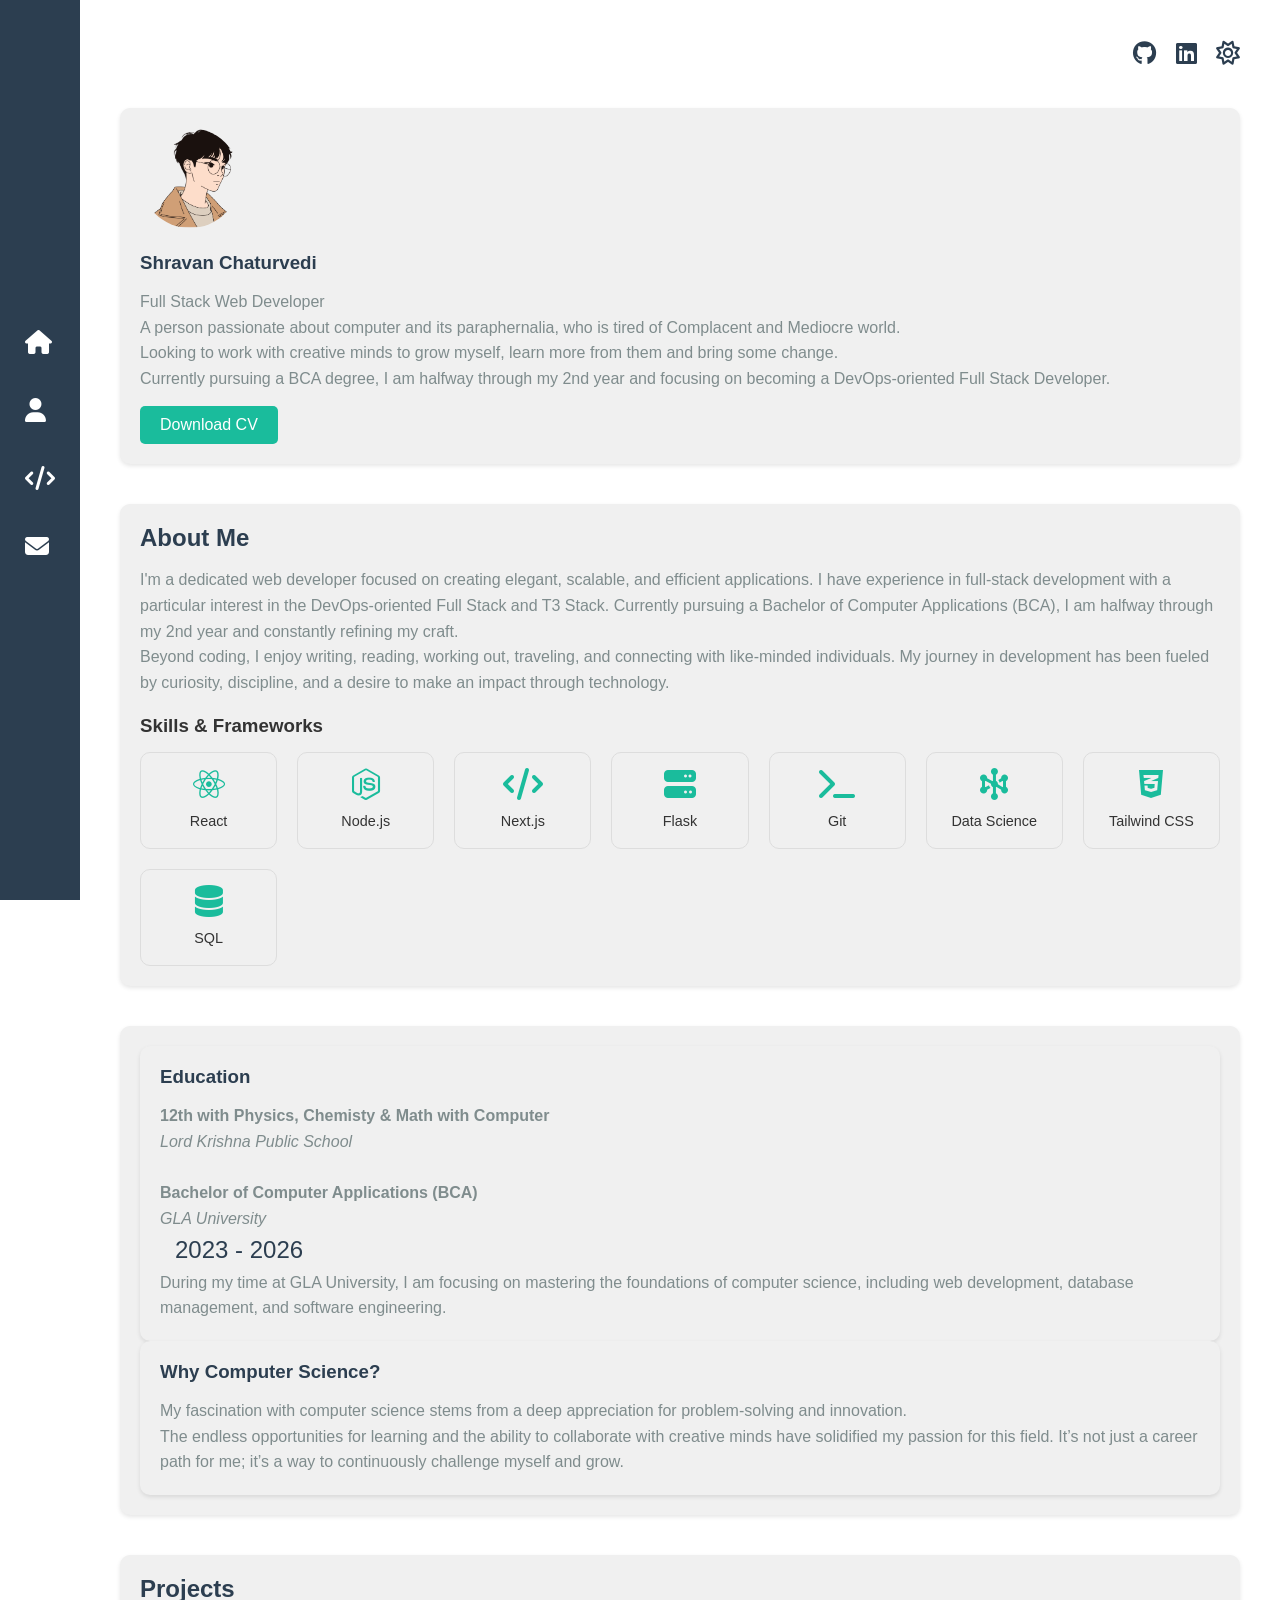
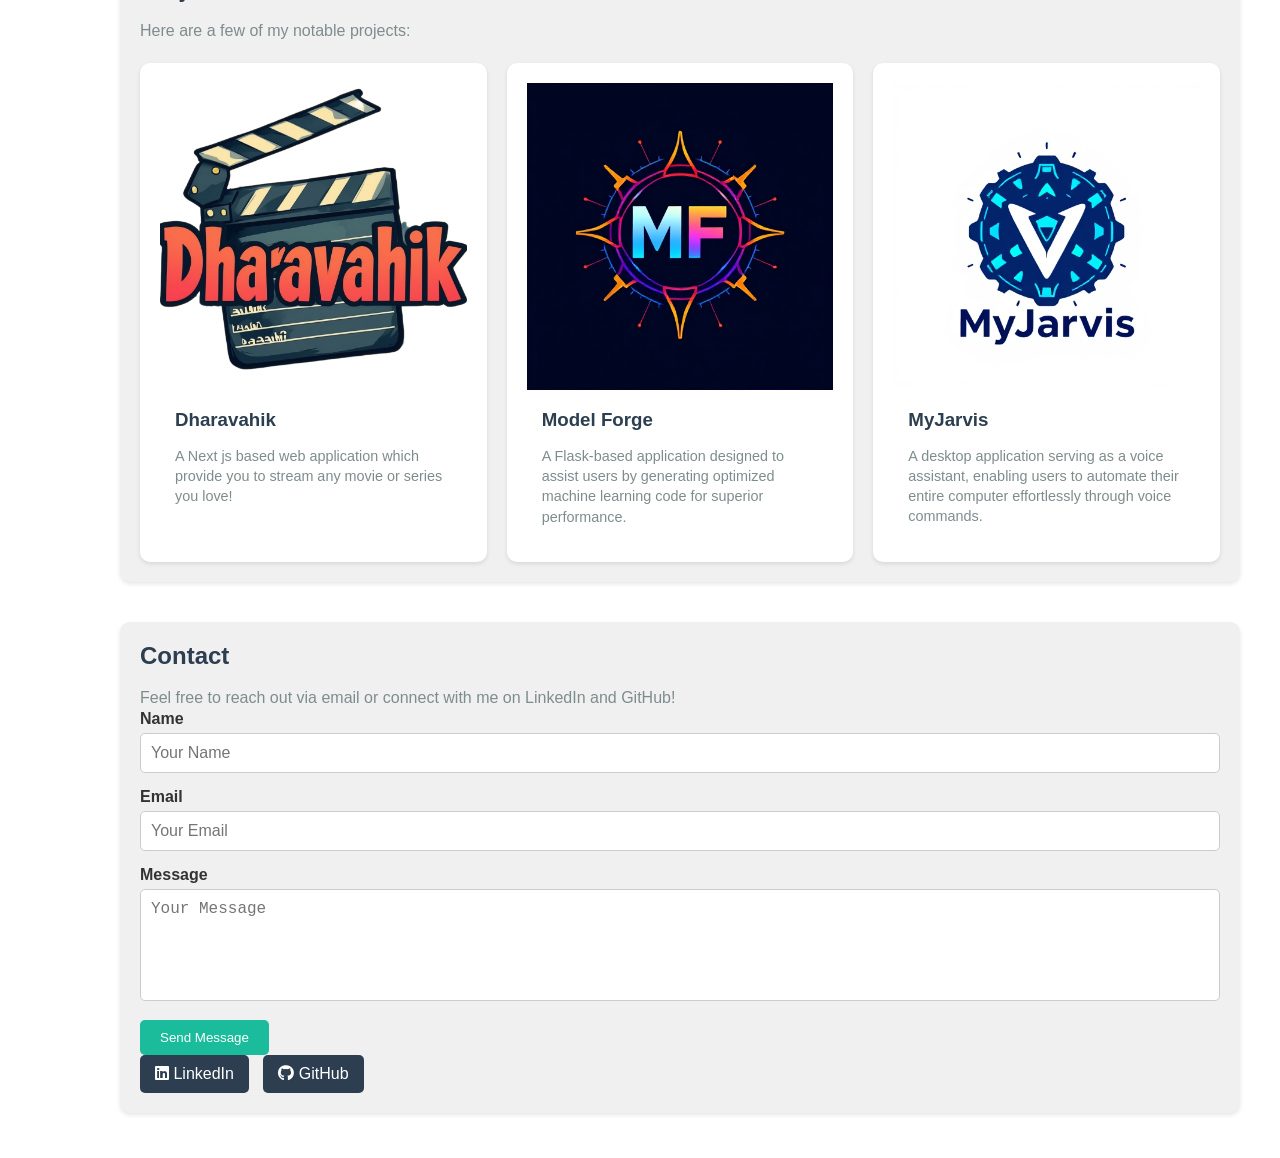
<file: index.html>
<!DOCTYPE html>
<html lang="en">

<head>
    <meta charset="UTF-8">
    <meta name="viewport" content="width=device-width, initial-scale=1.0">
    <title>Shravan Chaturvedi - Portfolio</title>
    <link rel="stylesheet" href="style.css">
    <link rel="stylesheet" href="https://cdnjs.cloudflare.com/ajax/libs/font-awesome/6.7.2/css/all.min.css"
        integrity="sha512-Evv84Mr4kqVGRNSgIGL/F/aIDqQb7xQ2vcrdIwxfjThSH8CSR7PBEakCr51Ck+w+/U6swU2Im1vVX0SVk9ABhg=="
        crossorigin="anonymous" referrerpolicy="no-referrer" />
</head>

<body>
    <main>
        <!-- Side Panel -->
        <aside id="sidePanel">
            <nav>
                <ul>
                    <li><a href="#Home" aria-label="Home"><i class="fa-solid fa-house"></i></a></li>
                    <li><a href="#About" aria-label="About"><i class="fa-solid fa-user"></i></a></li>
                    <li><a href="#Projects" aria-label="Projects"><i class="fa-solid fa-code"></i></a></li>
                    <li><a href="#Contact" aria-label="Contact"><i class="fa-solid fa-envelope"></i></a></li>
                </ul>
            </nav>
        </aside>

        <!-- Main Content -->
        <section id="mainContent">
            <!-- Header with Social Links -->
            <header>
                <div class="social-links">
                    <a href="https://github.com/Shravanch19/" target="_blank" aria-label="GitHub"><i class="fa-brands fa-github"></i></a>
                    <a href="https://www.linkedin.com/in/skcOfficial" target="_blank" aria-label="LinkedIn"><i class="fa-brands fa-linkedin"></i></a>
                    <span id="theme-toggle"><i class="fa-regular fa-sun"></i></span>
                </div>
            </header>

            <!-- Home Section -->
            <section id="Home" class="content-section">
                <div class="intro">
                    <img src="/assets/avatar.png" alt="Shravan Chaturvedi" class="profile-img">
                    <h1>Shravan Chaturvedi</h1>
                    <p>Full Stack Web Developer</p>
                    <p>A person passionate about computer and its paraphernalia, who is tired of Complacent and Mediocre world.</p>
                    <p>Looking to work with creative minds to grow myself, learn more from them and bring some change.</p>
                    <p>Currently pursuing a BCA degree, I am halfway through my 2nd year and focusing on becoming a DevOps-oriented Full Stack Developer.</p>
                    <a href="/assets/cv.pdf" class="btn" download>Download CV</a>
                </div>
            </section>

            <!-- About Section -->
            <section id="About" class="content-section">
                <h2>About Me</h2>
                <p>
                    I'm a dedicated web developer focused on creating elegant, scalable, and efficient applications.
                    I have experience in full-stack development with a particular interest in the DevOps-oriented Full Stack and T3 Stack.
                    Currently pursuing a Bachelor of Computer Applications (BCA), I am halfway through my 2nd year and constantly refining my craft.
                </p>
                <p>
                    Beyond coding, I enjoy writing, reading, working out, traveling, and connecting with like-minded individuals.
                    My journey in development has been fueled by curiosity, discipline, and a desire to make an impact through technology.
                </p>

                <!-- Skills Section -->
                <div class="skills-section">
                    <h3>Skills & Frameworks</h3>
                    <div class="skills-grid">
                        <div class="skill"><i class="fa-brands fa-react"></i><p>React</p></div>
                        <div class="skill"><i class="fa-brands fa-node-js"></i><p>Node.js</p></div>
                        <div class="skill"><i class="fa-solid fa-code"></i><p>Next.js</p></div>
                        <div class="skill"><i class="fa-solid fa-server"></i><p>Flask</p></div>
                        <div class="skill"><i class="fa-solid fa-terminal"></i><p>Git</p></div>
                        <div class="skill"><i class="fa-solid fa-hexagon-nodes"></i><p>Data Science</p></div>
                        <div class="skill"><i class="fa-brands fa-css3-alt"></i><p>Tailwind CSS</p></div>
                        <div class="skill"><i class="fa-solid fa-database"></i><p>SQL</p></div>
                    </div>
                </div>

                <!-- Education Section -->
            </section>
            <section class="content-section">
                <div class="education-section">
                    <h3>Education</h3>
                    <p><strong>12th with Physics, Chemisty & Math with Computer</strong><br><em>Lord Krishna Public School</em><br><br></p>
                    <p><strong>Bachelor of Computer Applications (BCA)</strong><br><em>GLA University</em><br><span id="year">2023 - 2026</span></p>
                    <p>During my time at GLA University, I am focusing on mastering the foundations of computer science, including web development, database management, and software engineering.</p>
                </div>

                <!-- Why Computer Science Section -->
                <div class="why-cs-section">
                    <h3>Why Computer Science?</h3>
                    <p>My fascination with computer science stems from a deep appreciation for problem-solving and innovation.</p>
                    <p>The endless opportunities for learning and the ability to collaborate with creative minds have solidified my passion for this field. It’s not just a career path for me; it’s a way to continuously challenge myself and grow.</p>
                </div>
            </section>

            <!-- Projects Section -->
            <section id="Projects" class="content-section">
                <h2>Projects</h2>
                <p>Here are a few of my notable projects:</p>
                <div class="projects-grid">
                    <div class="project-card">
                        <a href="#">
                            <img src="assets/Dharavahik_logo.png" alt="Dharavahik_logo">
                            <h3 class="pro-h">Dharavahik</h3>
                            <p class="pro-p">A Next js based web application which provide you to stream any movie or series you love!</p>
                        </a>
                    </div>
                    <div class="project-card">
                        <a href="#">
                            <img src="/assets/MF_logo.jpeg" alt="Model Forge logo">
                            <h3 class="pro-h">Model Forge</h3>
                            <p class="pro-p">A Flask-based application designed to assist users by generating optimized machine learning code for superior performance.</p>
                        </a>
                    </div>
                    <div class="project-card">
                        <a href="#">
                            <img src="/assets/Jarvis_Logo.jpeg" alt="Jarvis_Logo">
                            <h3 class="pro-h">MyJarvis</h3>
                            <p class="pro-p">A desktop application serving as a voice assistant, enabling users to automate their entire computer effortlessly through voice commands.</p>
                        </a>
                    </div>
                </div>
            </section>

            <!-- Contact Section -->
            <section id="Contact" class="content-section">
                <h2>Contact</h2>
                <p>Feel free to reach out via email or connect with me on LinkedIn and GitHub!</p>

                <!-- Email Form -->
                <form class="contact-form" action="https://formsubmit.co/shravan190805@gmail.com" method="POST">
                    <label for="name">Name</label>
                    <input type="text" id="name" name="name" placeholder="Your Name" required>

                    <label for="email">Email</label>
                    <input type="email" id="email" name="email" placeholder="Your Email" required>

                    <label for="message">Message</label>
                    <textarea id="message" name="message" placeholder="Your Message" rows="5" required></textarea>

                    <button type="submit">Send Message</button>
                </form>

                <!-- Social Buttons -->
                <div class="social-buttons">
                    <a href="https://linkedin.com/in/shravan-chaturvedi-only" target="_blank" class="linkedin-btn">
                        <i class="fa-brands fa-linkedin"></i> LinkedIn
                    </a>
                    <a href="https://github.com/Shravanch19" target="_blank" class="github-btn">
                        <i class="fa-brands fa-github"></i> GitHub
                    </a>
                </div>
            </section>

        </section>
    </main>
    <script src="scripts.js"></script>
</body>

</html>
</file>
<file: style.css>
:root {
    --background: #ffffff;
    --secondary-background: #f0f0f0;
    --tertiary-background: #2c3e50;
    --primary-color: #2c3e50;
    --accent-color: #1abc9c;
    --text-color: #333333;
    --secondary-text-color: #7f8c8d;
    --btn-bg: #1abc9c;
    --btn-text: white;
}

body {
    background-color: var(--background);
    color: var(--text-color);
    display: flex;
    min-height: 100vh;
    font-family: 'Roboto', sans-serif;
}

body.dark-mode {
    background-color: #121212;
}

* {
    box-sizing: border-box;
    margin: 0;
    padding: 0;
}

#sidePanel {
    background-color: var(--tertiary-background);
    width: 80px;
    height: 100vh;
    display: flex;
    flex-direction: column;
    align-items: center;
    justify-content: center;
    position: fixed;
    top: 0;
    left: 0;
}

#sidePanel nav ul {
    list-style: none;
    display: flex;
    flex-direction: column;
    gap: 30px;
}

#sidePanel nav ul li a {
    color: white;
    font-size: 1.5rem;
    text-decoration: none;
    transition: color 0.3s;
}

#sidePanel nav ul li a:hover {
    color: var(--accent-color);
}

#mainContent {
    margin-left: 80px;
    width: calc(100% - 80px);
    padding: 40px;
    display: flex;
    flex-direction: column;
    gap: 40px;
}

header {
    display: flex;
    justify-content: flex-end;
}

.social-links a,
span {
    margin-left: 15px;
    font-size: 1.5rem;
    color: var(--primary-color);
    transition: color 0.3s;
}

.social-links a:hover,
span:hover {
    color: var(--accent-color);
}

.content-section,
.education-section,
.why-cs-section {
    padding: 20px;
    background: var(--secondary-background);
    border-radius: 10px;
    box-shadow: 0 2px 4px rgba(0, 0, 0, 0.1);
}

.project-card {
    padding: 20px;
    background: var(--background);
    border-radius: 10px;
    box-shadow: 0 2px 4px rgba(0, 0, 0, 0.1);
}

h1,
h2,
.education-section h3,
.why-cs-section h3 {
    margin-bottom: 15px;
    color: var(--primary-color);
}

p,
.education-section p,
.why-cs-section p {
    color: var(--secondary-text-color);
    line-height: 1.6;
}

.profile-img {
    width: 100px;
    height: 100px;
    border-radius: 50%;
    margin-bottom: 20px;
}

.btn {
    display: inline-block;
    padding: 10px 20px;
    background: var(--btn-bg);
    color: var(--btn-text);
    border-radius: 5px;
    text-decoration: none;
    margin-top: 15px;
    transition: background 0.3s;
}

.btn:hover {
    background: #2980b9;
}

ul {
    list-style: none;
    padding: 0;
}

ul li {
    margin-bottom: 10px;
}

ul li a {
    color: var(--accent-color);
    text-decoration: none;
}

ul li a:hover {
    text-decoration: underline;
}

.skills-section {
    margin-top: 20px;
}

.skills-grid {
    display: grid;
    grid-template-columns: repeat(auto-fit, minmax(120px, 1fr));
    gap: 20px;
    margin-top: 15px;
}

.skill {
    text-align: center;
    padding: 15px;
    border: 1px solid #ddd;
    border-radius: 10px;
    transition: transform 0.3s, background-color 0.3s;
}

.skill i {
    font-size: 2rem;
    color: var(--accent-color);
    margin-bottom: 10px;
}

.skill p {
    margin: 0;
    font-size: 0.9rem;
    color: var(--text-color);
}

.skill:hover {
    transform: translateY(-5px);
    background-color: var(--background);
}

.projects-grid {
    display: grid;
    grid-template-columns: repeat(auto-fit, minmax(300px, 1fr));
    gap: 20px;
    margin-top: 20px;
}

.project-card:hover {
    transform: translateY(-5px);
    box-shadow: 0 4px 8px rgba(0, 0, 0, 0.2);
}

.project-card a {
    text-decoration: none;
    color: inherit;
}

.project-card img {
    width: 100%;
    height: auto;
    object-fit: cover;
}

.project-card h3 {
    margin: 15px;
    color: var(--primary-color);
}

.project-card p {
    margin: 0 15px 15px;
    color: var(--secondary-text-color);
    font-size: 0.9rem;
    line-height: 1.4;
}

.contact-form label {
    display: block;
    margin-bottom: 5px;
    font-weight: bold;
}

.contact-form input,
.contact-form textarea {
    width: 100%;
    padding: 10px;
    margin-bottom: 15px;
    border: 1px solid #ccc;
    border-radius: 5px;
    box-sizing: border-box;
    resize: none;
    font-size: 1rem;
}

.contact-form button {
    padding: 10px 20px;
    background: var(--btn-bg);
    color: var(--btn-text);
    border: none;
    border-radius: 5px;
    cursor: pointer;
    transition: background 0.3s;
}

.contact-form button:hover {
    background: #2980b9;
}

.social-buttons a {
    display: inline-block;
    margin-right: 10px;
    padding: 10px 15px;
    background: var(--tertiary-background);
    color: white;
    border-radius: 5px;
    text-decoration: none;
    transition: background 0.3s;
}

.social-buttons a:hover {
    background: var(--accent-color);
}

@media (max-width: 768px) {
    #sidePanel {
        display: none;
    }
    header{
        justify-content: flex-start;
        margin-left: 45px;
        margin-top: 20px;
    }

    #mainContent {
        padding: 0;
        margin: 0;
        margin-left: 20px;
        width: 100%;
    }

    .content-section{
        padding: 15px;
        margin: 15px;
        margin-top: 0px;
        width: 350px;
    }
    .content-section p{
        font-size: 0.5rem;
    }

    .skills-grid {
        grid-template-columns: repeat(auto-fill, minmax(80px, 1fr));
    }

    .skill i {
        font-size: 1.8rem;
    }

    .btn {
        padding: 8px 16px;
    }
    .projects-grid {
        grid-template-columns: repeat(auto-fit, minmax(100px, 1fr));
    }

    .project-card a{
        width: 120px;
        display: flex;
        flex-direction: column;
        align-items: center;
    }
    .project-card p{
        margin: 0px;
        margin-bottom: 0px;
    }

    .contact-form input,
    .contact-form textarea {
        padding: 8px;
        font-size: 0.9rem;
    }

    .contact-form button {
        padding: 8px 16px;
    }
    #year{
        font-size: 0.5rem;
        margin-left: 0px;
        margin-bottom: 5px;
    }
}

@media (max-width: 480px) {
    .content-section{
        padding: 10px;
    }

    .skills-grid {
        grid-template-columns: repeat(auto-fill, minmax(60px, 1fr));
    }

    .skill i {
        font-size: 1.5rem;
    }

    .btn {
        padding: 6px 12px;
    }

    .project-card {
        padding: 10px;
    }

    .contact-form input,
    .contact-form textarea {
        padding: 6px;
        font-size: 0.8rem;
    }

    .contact-form button {
        padding: 6px 12px;
    }
}
</file>
